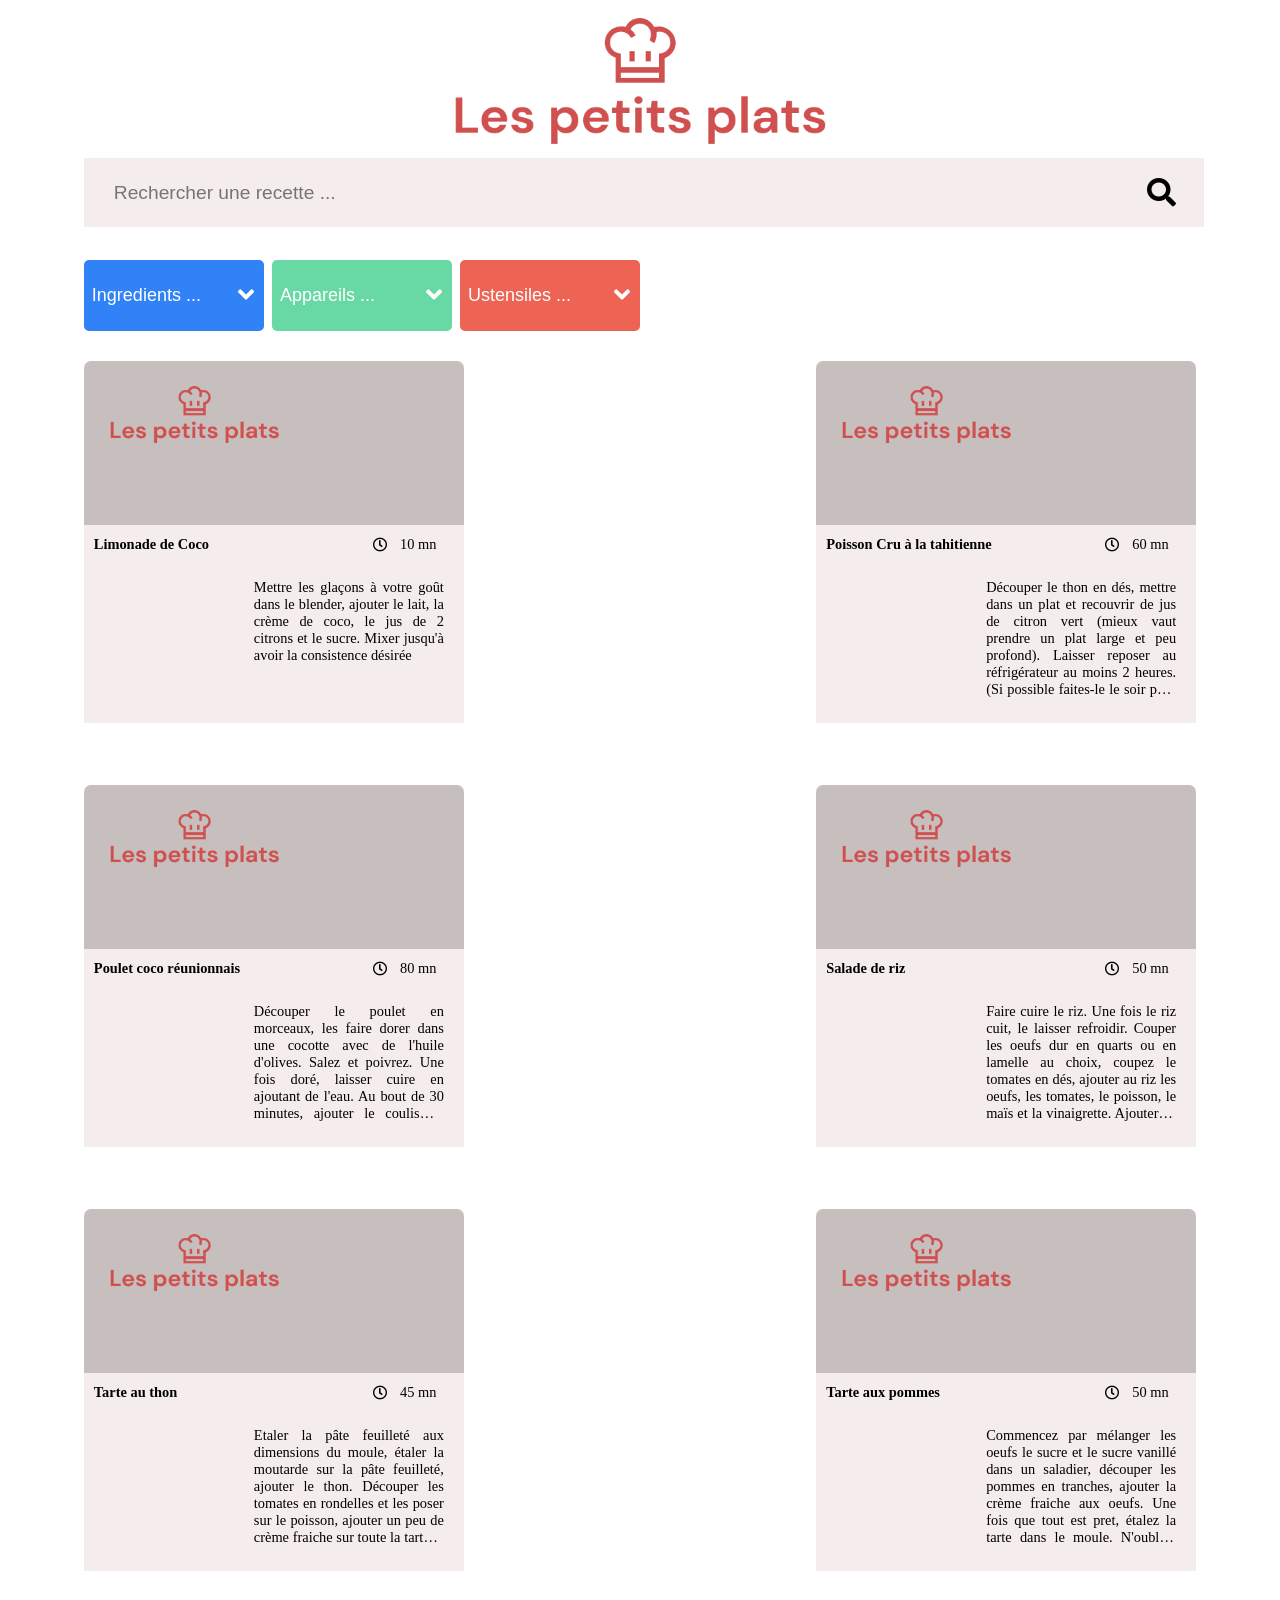
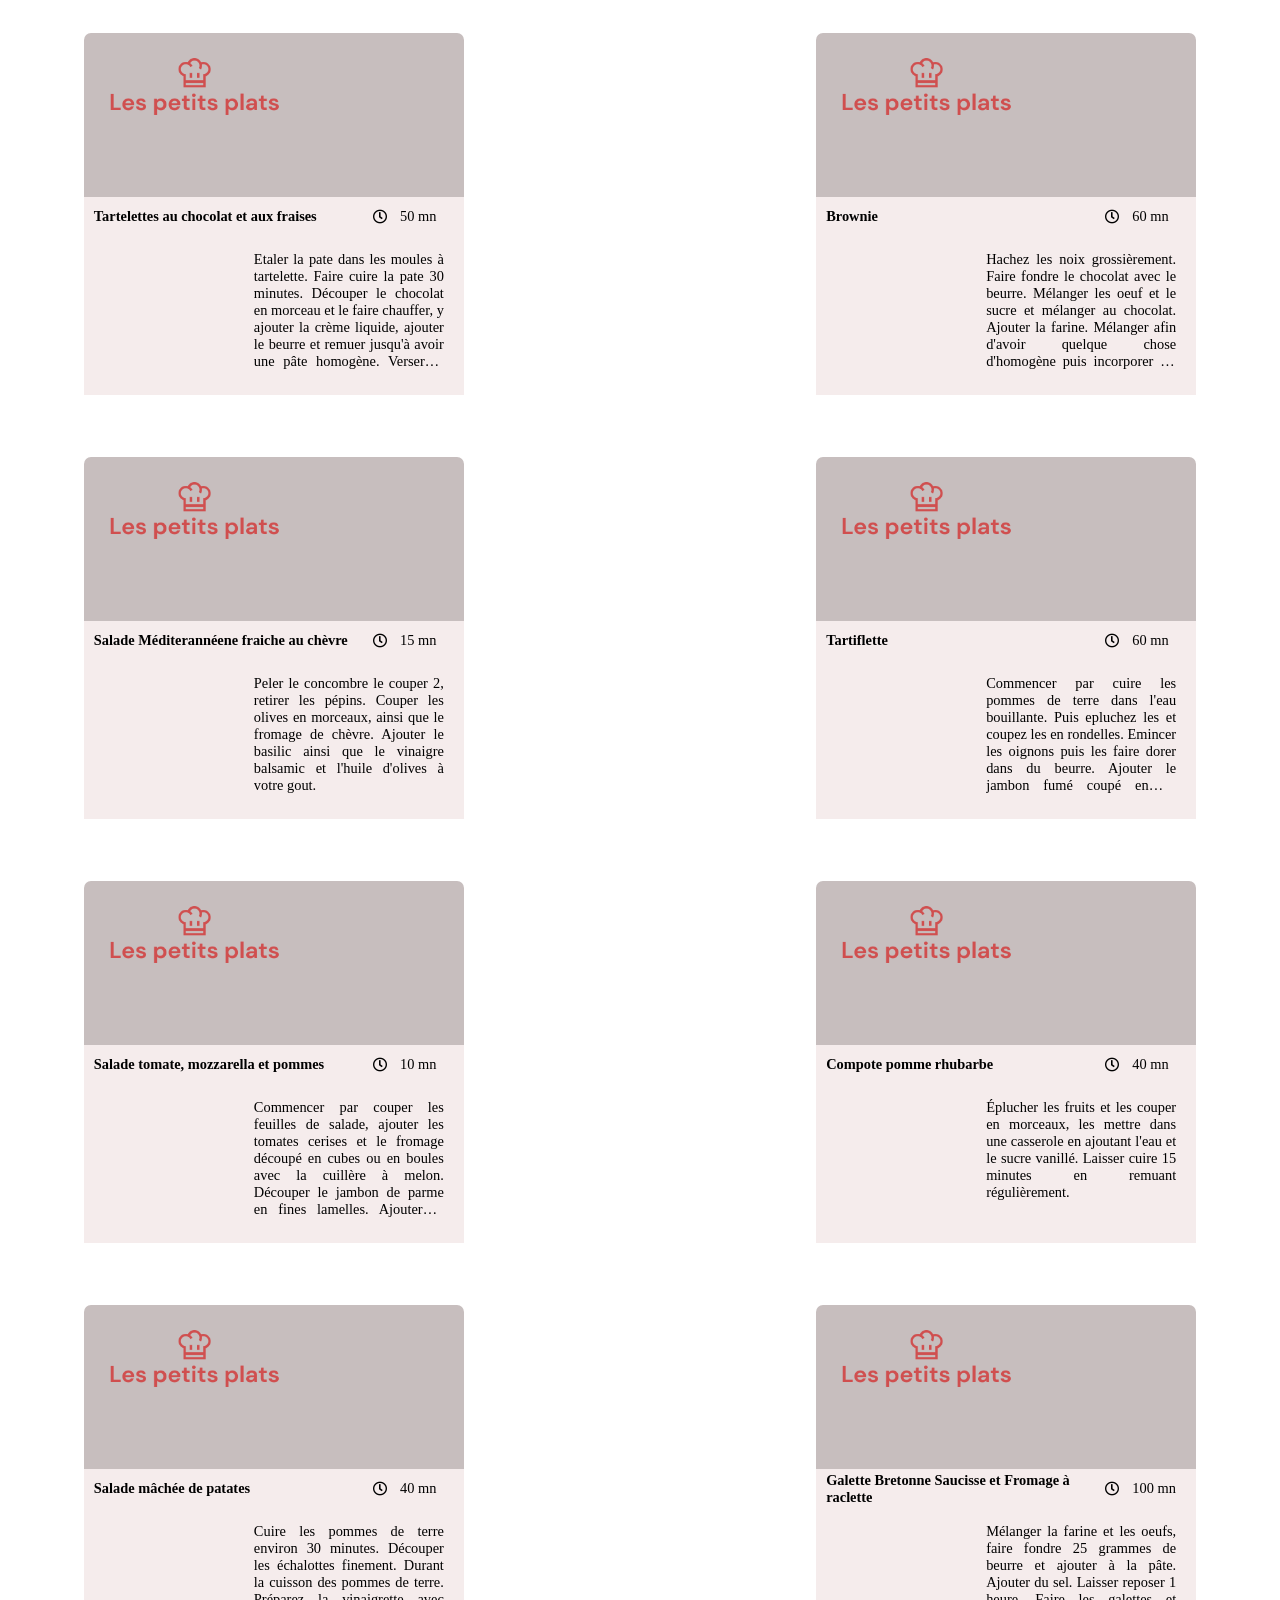
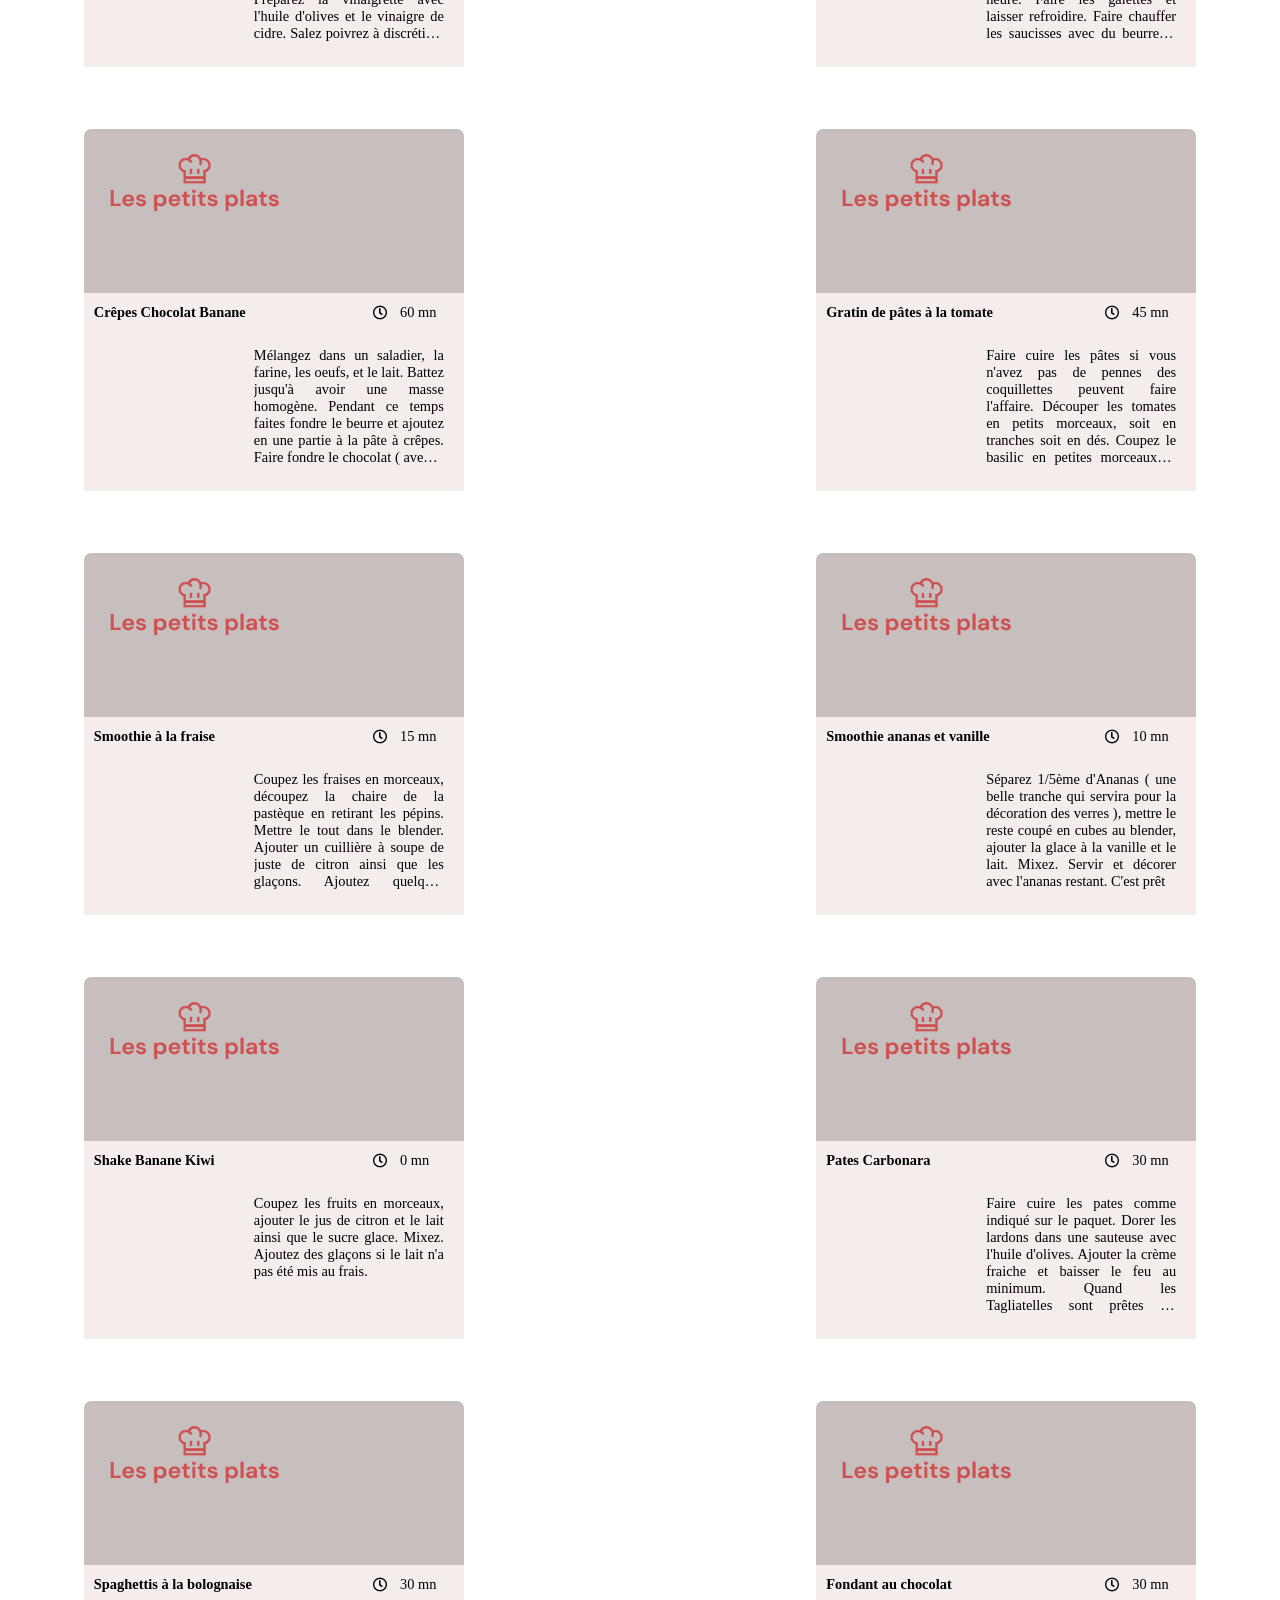
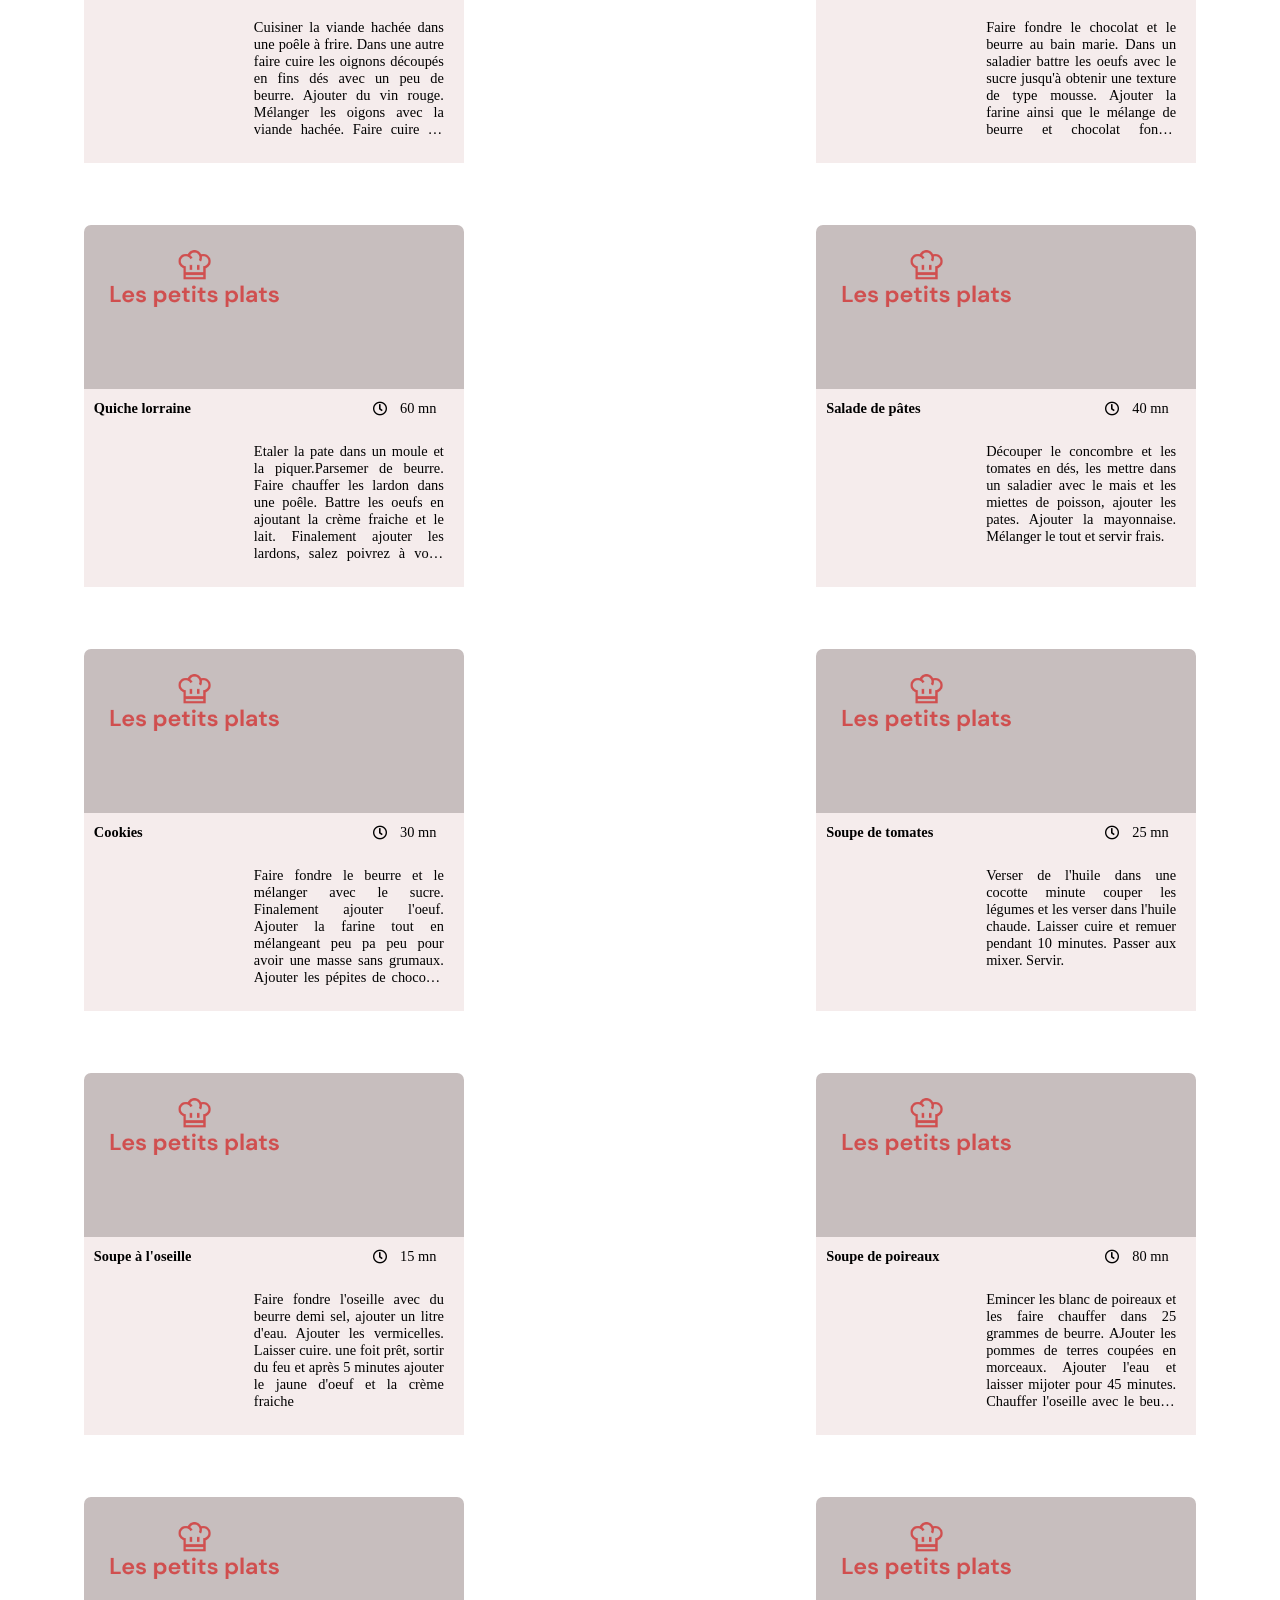
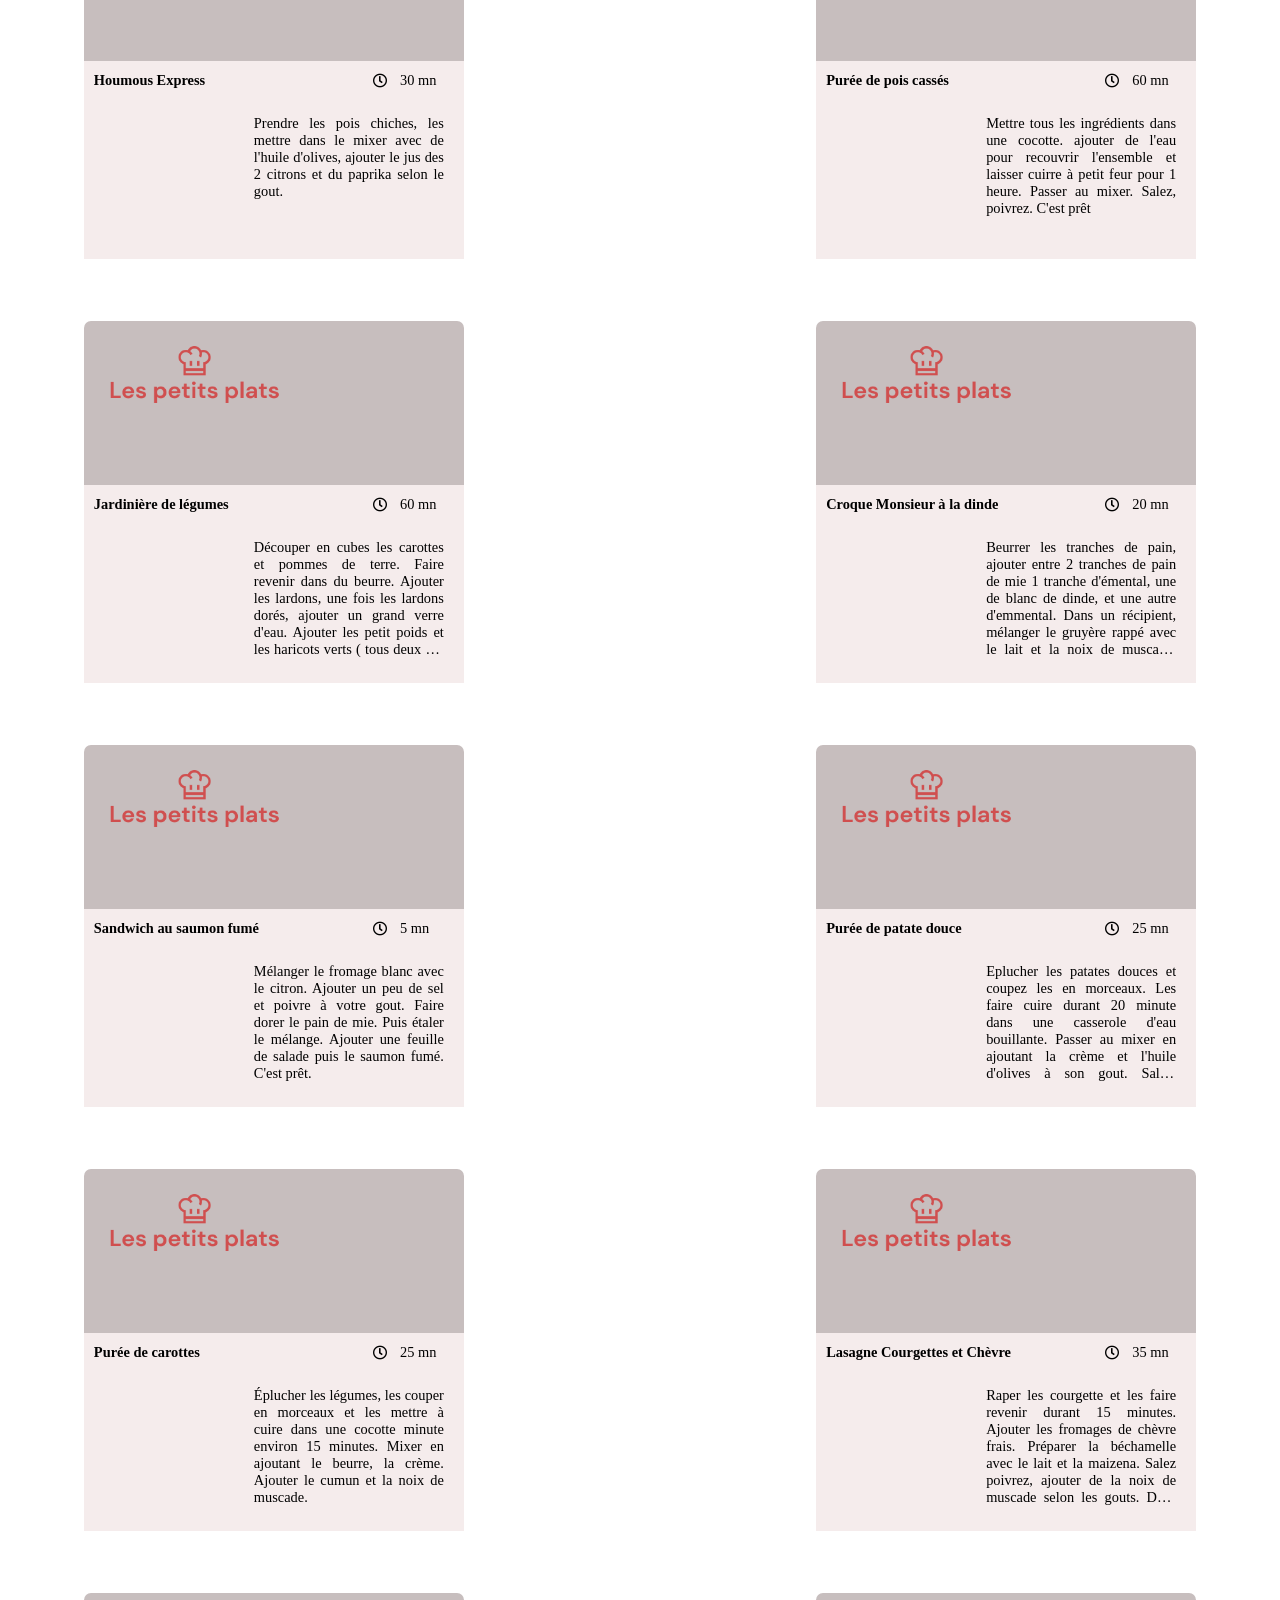
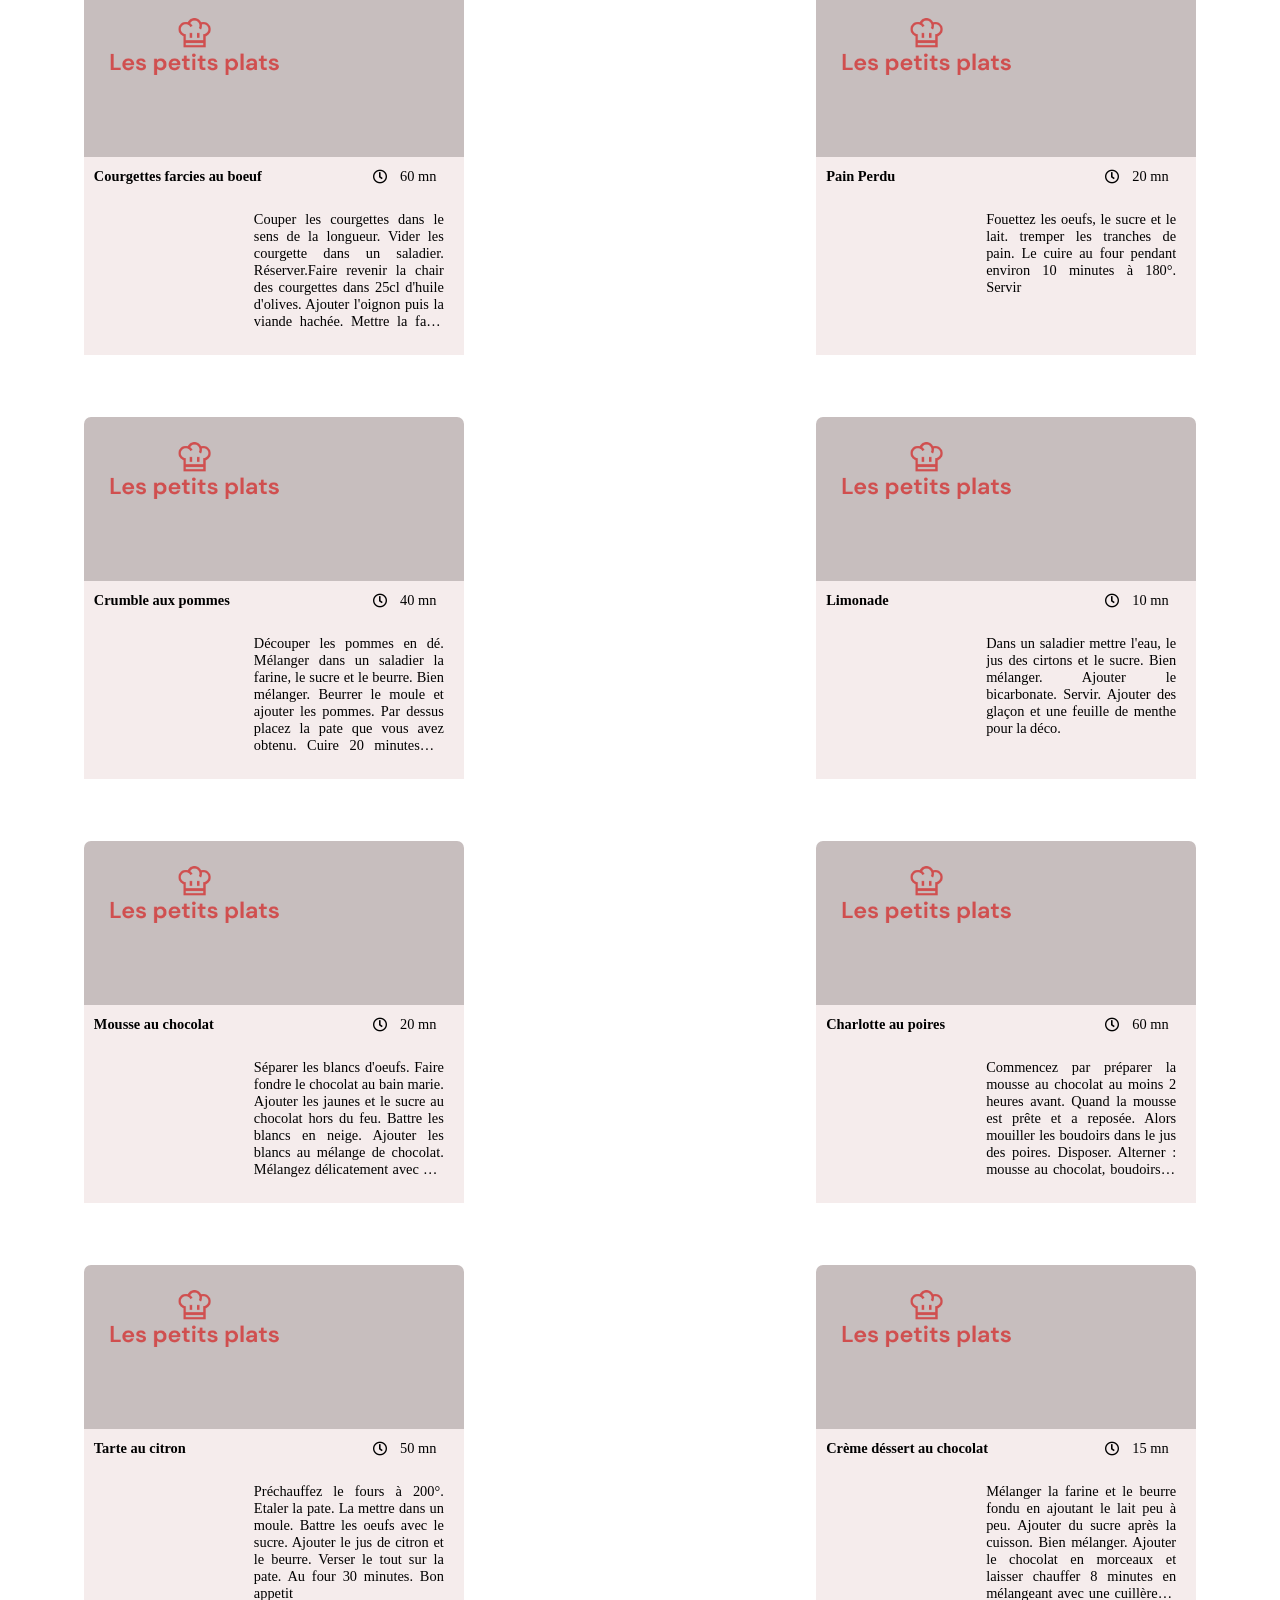
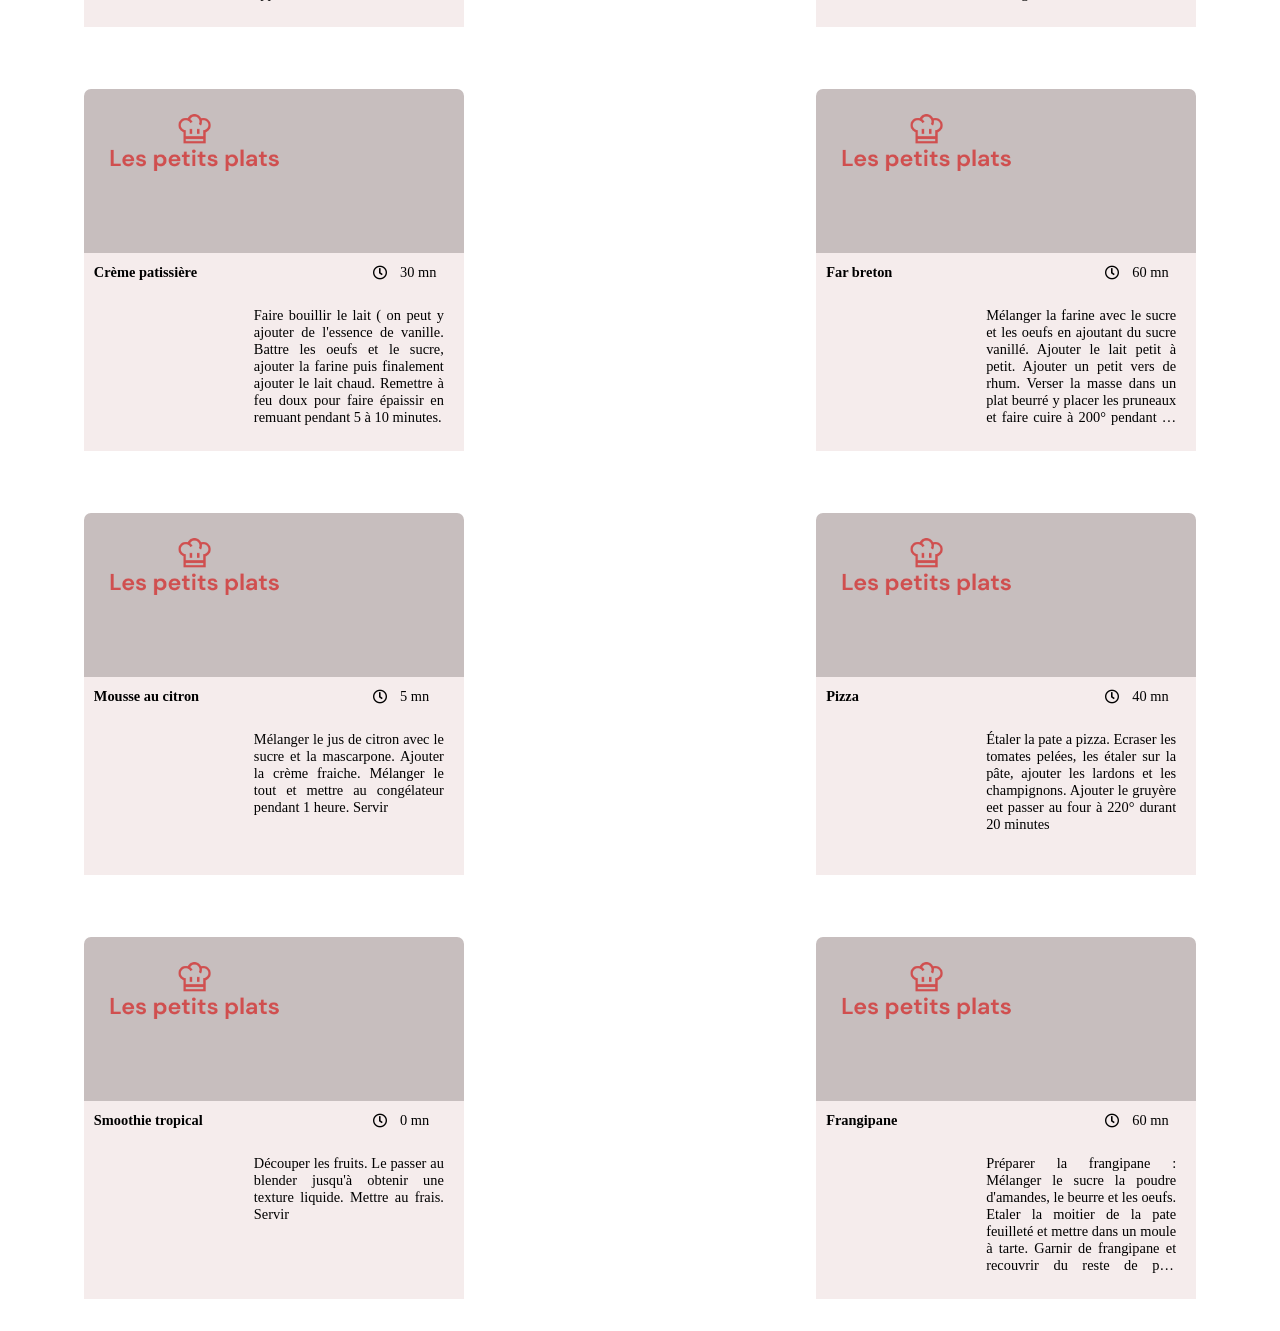
<file: index.html>
<!DOCTYPE html>
<html lang="fr">
  <head>
    <meta charset="UTF-8" />
    <meta http-equiv="X-UA-Compatible" content="IE=edge" />
    <meta name="viewport" content="width=device-width, initial-scale=1.0" />
    <title>Accueil petits plats gourmands</title>
    <link
      rel="stylesheet"
      href="https://use.fontawesome.com/releases/v5.15.4/css/all.css"
      integrity="sha384-DyZ88mC6Up2uqS4h/KRgHuoeGwBcD4Ng9SiP4dIRy0EXTlnuz47vAwmeGwVChigm"
      crossorigin="anonymous"
    />
    <link rel="icon" type="image/png" href="favicon_lespetitsplats.png" />
    <link rel="stylesheet" type="text/css" href="./style.css" />
  </head>

  <header>

    <div class="containerHeader">
      <div class="row">
        <div class="header">
          <img src="./img/logo_lespetitsplats.png" class="logo" />
        </div>
      </div>
    </div>

  </header>

  <body>
 

      
<!--SEARCH--> 
<div class="containerSearch">     
        
          <div class="searchRecipes">
            <label for="search">
              <i class="fas fa-search loupe"></i>
            </label>
            <input
              class="input"    
              type="text"
              id="search"
              placeholder="Rechercher une recette ..."
              minlength="2"
              maxlength="30"
            /> 
            
          </div>
<p class="error">Votre recette n'éxiste pas, veuillez essayer avec un autre mot ...</p>

          <!-- Tags -->
         </div> 
          <div class="tagsWrapper">
       <div class="tagsContainer">
            <ul class="tags"></ul>
          </div>
         </div>

           

        <!--ComboBox autocomplète-->
          <div class="wrapperCombo">
            <div class="containerCombo">
<div class="combo">
         <form autocomplete="off">
      <div class="box">
        <input type="text" id="input1" class="inputCombo1" placeholder="Ingredients ..." maxlength="9" />
        <img src="img/angle-up-solid.svg" class="arrow-down toggleArrow">
      </div>
      <ul class="ulCombo bgListCombo1"></ul>
    </form>
          

    <form autocomplete="off">
      <div class="box">
        <input type="text" id="input2" class="inputCombo2" placeholder="Appareils ..." maxlength="9" />
        <img src="img/angle-up-solid.svg" class="arrow-down toggleArrow">
      </div>
      <ul class="ulCombo bgListCombo2"></ul>
    </form>
           

            <form autocomplete="off">
      <div class="box">
        <input type="text" id="input3" class="inputCombo3" placeholder="Ustensiles ..." maxlength="9" />
        <img src="img/angle-up-solid.svg" class="arrow-down toggleArrow">
      </div>
      <ul class="ulCombo bgListCombo3"></ul>
    </form>
  </div>
           </div> 
          </div>
     </div>
      
     
    
  <!--CARD-->
      <div class="wrapperCards">
        <div class="containerCards"></div>  
         </div>
             
  </body>

 

 

  <script src="./recipes.js"></script>
  <script src="./getIngredient.js"></script> 
  <script src="./cards.js"></script> 
  <script src="./search.js"></script>
  <script src="./comboBox.js"></script>
  
</html>
</file>
<file: style.css>
/*RESET**********************************************************************/
html {
  box-sizing: border-box;
  width: 100%;
  height: 100vh;
  left: 0;
  top: 0;
  right: 0;
  bottom: 0;
}
/****************************************************************************/
/*HEADER*********************************************************************/
/***********test combo**********************/
/*ok*/
.wrapperCombo {
  display: flex;
  align-items: center;
  width: 100%;
  height: 80px;
 
}

/*ok*/
.wrapperCombo .search-input{
  position: relative;
  display: flex;
align-items: center;
justify-content: space-between;
  width: 180px;
  height: 60px;
  font-size: 1rem;
  font-weight: 600;
  border: none;
  border-radius: 7px;
  margin: 0 20px 0 0;
  
}
/*ok*/
.selectInput::placeholder {

  color: white;
}
/*ok*/
input:focus::placeholder {
  color: transparent;
}
/*ok*/
.search-input input{
  height: 55px;
  width: 100%;
  outline: none;
  border: none;
  border-radius: 5px;
  padding: 0 60px 0 20px;
  font-size: 18px;
}

/*.search-input.active input{
  border-radius: 5px 5px 0 0;
}*/

/*.search-input .autocom-box{
  padding: 0;
  opacity: 0;
  pointer-events: none;
  max-height: 280px;
  overflow-y: auto;
}*/

/*.search-input.active .autocom-box{
  padding: 10px 8px;
  opacity: 1;
  pointer-events: auto;
}*/

/*.autocom-box li{
  list-style: none;
  padding: 8px 12px;
  display: none;
  width: 100%;
  cursor: default;
  color: black;
  border-radius: 3px;
}*/

/*.search-input.active .autocom-box li{
  display: block;
}*/
/*.autocom-box li:hover{
  background: #c51d1d;
}*/

/*icon arrow*/
.search-input .icon{
  position: absolute;
  right: 0px;
  top: 0px;
  height: 55px;
  width: 55px;
  text-align: center;
  line-height: 55px;
  font-size: 20px;
  color: #fff;
  
}
.fa-angle-down.rotated {
  transform : rotate(180deg);
}
/*test*//********************************************************/
.listing {
  
  display: flex;
 flex-direction: row; 
  width: 600px;
  background-color: rgb(249, 135, 135);
}
.autocomplete { 
  display: flex;
  flex-direction: row;
  width: 10%;
  height: 20px;
  background-color: rgb(145, 70, 202);
}
.liList {
  list-style: none;
  width: 100%;
  margin-left: -20px;
  font-size: 1rem;
  display: flex;
  flex-direction: row;
  justify-content: center;
  height: auto;
  border: 1px solid;
  color: aqua;
}
/**************************************************************************/
/*HEADER*******************************************************************/

.containerHeader {
  display: flex;
  align-items: center;
  justify-content: center;
  height: 150px;
}

.header {
  width: 100%;
}

.logo {
  display: flex;
  justify-content: center;
  align-items: center;
  margin: 0 auto;
  width: 70%;
  height: auto; 
}

/***************************************************************************/
/*SEARCH********************************************************************/

.containerSearch {
  display: flex;
  flex-direction: column;
  justify-content: center;
  width: 88%;
  margin: 0 auto;
}
.searchRecipes {
  position: relative;
  width: 100%;
  height: 55px;
}

#search {
  display: flex;
  align-items: center;
  width: 98%;
  height: 69px;
}

.input {
  background-color: #f5ecec;
  font-size: 1.2rem;
  width: 100%;
  height: 55px;
  border: none;
  padding: 0 0 0 30px;
}

.fa-search {
  position: absolute;
  right: 0;
  margin-right: 20px;
  height: 69px;
  line-height: 69px;
  font-size: 1.8rem;
}

.error {
  display: flex;
  align-items: flex-end;
  font-size: 1.7rem;
  color: red;
  margin: 20px 0 0 0;
  width: auto;
  height: 50px;
  display: none;
}

/****************************************************************************/
/*CARDS**********************************************************************/
/*container carte*/
.wrapperCards {
  width: 100%;
 height: auto;
}

.containerCards {
  display: flex;
 flex-wrap: wrap;
    width: 88%;
  justify-content: space-between;
    margin: 0 auto;
}

.card {
  width: 380px;
  height: 364px;
  margin: 30px 0;
  border-radius: 7px;
}

.photosPlats {
  width: 100%;
  height: 45%;
  min-height: 45%;
  border-radius: 7px 7px 0 0;
  background-color: #c7bebe;
}
.photoPlat {
  display: flex;
  width: 45%;
  height: auto;
  padding: 25px;
  object-fit: cover; 
}
.titleTime {
  display: flex;
  align-items: center;
  justify-content: space-between;
  margin: 0 auto;
  width: 100%;
  height: 40px;
  background-color: rgb(245, 236, 236);
}

.title {
  display: flex;
  align-items: center;
  font-size: 0.9rem;
  width: 70%;
  height: 40px;
  margin-left: 10px;
}

.time {
  display: flex;
  align-items: center; 
  font-size: 0.9rem;
  width: 24%;
  height: 100%;
}

.fa-clock {
  display: flex;
  align-items: center;
  width: 30%;
  height: 100%;
}

.mn {
  display: flex;
  align-items: center;
  width: 70%;
  height: 10px;
}

.recette {
  display: flex;
  flex-direction: row;
  justify-content: space-between;
  width: 100%;
  height: 43.5%;
  border-radius: 0 0 7px7px;
  font-size: 0.73rem;
  background-color: rgb(245, 236, 236);
}

.ingredients {
  width: 40%;
  
}

#list-ingredients {
  display: flex;
  flex-direction: column;
  list-style: none;
  width: 90%;
  height: 80%;
  padding: 0 0 0 10px;
  margin-top: 17px;
  overflow: hidden;
}

.ingredients-details {
  font-weight: 900;
}
.préparation {
  position: relative;
  width: 50%;
  height: 95%;
  padding-right: 20px;
}

 .preparation-text {
   display: flex;
   width: 100%;
   font-size: 0.9rem;
  display: -webkit-box;
  -webkit-box-orient: vertical;
  -webkit-line-clamp: 7;
  overflow: hidden;
  text-align: justify;
}

/************************************************************************/
/**********COMBO ET TAGS*/
.tagsWrapper {
  display: flex;
  flex-direction: column;
  width: 100%;
  color: #fff;
margin-top: 15px;
}

.tagsContainer {
  width: 88%; 
  margin: 0 auto;
}

.tags { 
  display: flex;
  flex-wrap: wrap;
  align-items: center;
 justify-content: flex-start;
  width: 100%;
  height: auto; 
}

.tags li {
  padding:0 30px 0 10px; 
  margin-left: -40px;
  margin-right: 50px;
  margin-bottom: 10px;
}

.list-tags { 
  position: relative;
  display: flex;
  align-items: center;
  width: auto;
   min-width: 30px; 
  height: 37px;
  font-size: 0.9rem;
  font-weight: 500;
  border-radius: 3px;
  background-color: #98a5b8;
}

.closedtag {
  position: absolute;
  top: 0;
  right: 0;
  width: 14px;
  height: 37px;
  line-height: 37px;
  margin-right: 6px;
  /* margin-top: 15px; */
}
.wrapperCombo {
  position: relative;
  display: flex;
  width: 100%;
  height: auto;
}

.containerCombo {
  display: flex;
   flex-wrap: wrap;
   width: 88%;  
  margin: 0 auto;
  height: auto;
}
.combo {
  display: flex; 
  justify-content: space-between;
  min-width: 50%;
  max-width: 100%;
}
form {
  display: flex;
  flex-direction: column;
  width: auto;
  max-width: 60%;
  height: auto;
  /* margin-right: 70px; */
 
}

#input1[type="text"],
#input2[type="text"],
#input3[type="text"] {
  width: 160px;
  min-width: 100%;
  height: 69px; 
    padding-left: 8px; 
  border: none;
  outline: none;
   border-radius: 5px; 
  color: #ffffff;
  font-size: 18px;
  cursor: pointer;
  
}
 #input1{
  background-color: #3182f7;
} 
#input2 {
   background-color: #68d9a5;
 }
 #input3 {
   background-color: #ed6454;
 }

 .box {
  position: relative;
  width: auto;
  max-width: 100%;
  min-width: 170px;
  padding-right: 10px;
 
} 

.arrow-down {
  position: absolute;
  top: 0;
  right: 10px;
  height: 69px;
  line-height: 69px;
  width: 16px;
  
}
 .toggleArrow {
  transform: rotate(180deg);
} 

#input1::placeholder,
#input2::placeholder,
#input3::placeholder {
  color: #ffffff;
  font-size: 18px;
}
/* associer la longueur à input*/
.ulCombo {
  list-style: none;
  display: flex;
  flex-direction: row;
  flex-wrap: wrap;
  width: auto;
   max-width: 100%;  
  min-width: 170px;
  margin: 0;
  padding: 0; 
  color: #ffffff;
  border-radius: 0 0 5px 5px;
   
}


.bgListCombo1 {
background-color: #2f83f5;
}
.bgListCombo2 {
background-color: #68d9a5;
}
.bgListCombo3 {
background-color: #ed6454;
}

.list-items{
  width: auto;
  height: auto;
  display: block;
  /* padding: 10px 10px; */
  margin: 5px 10px; 
 
}
/* .list-items:hover {
  background-color: #dddddd;
} */
</file>
